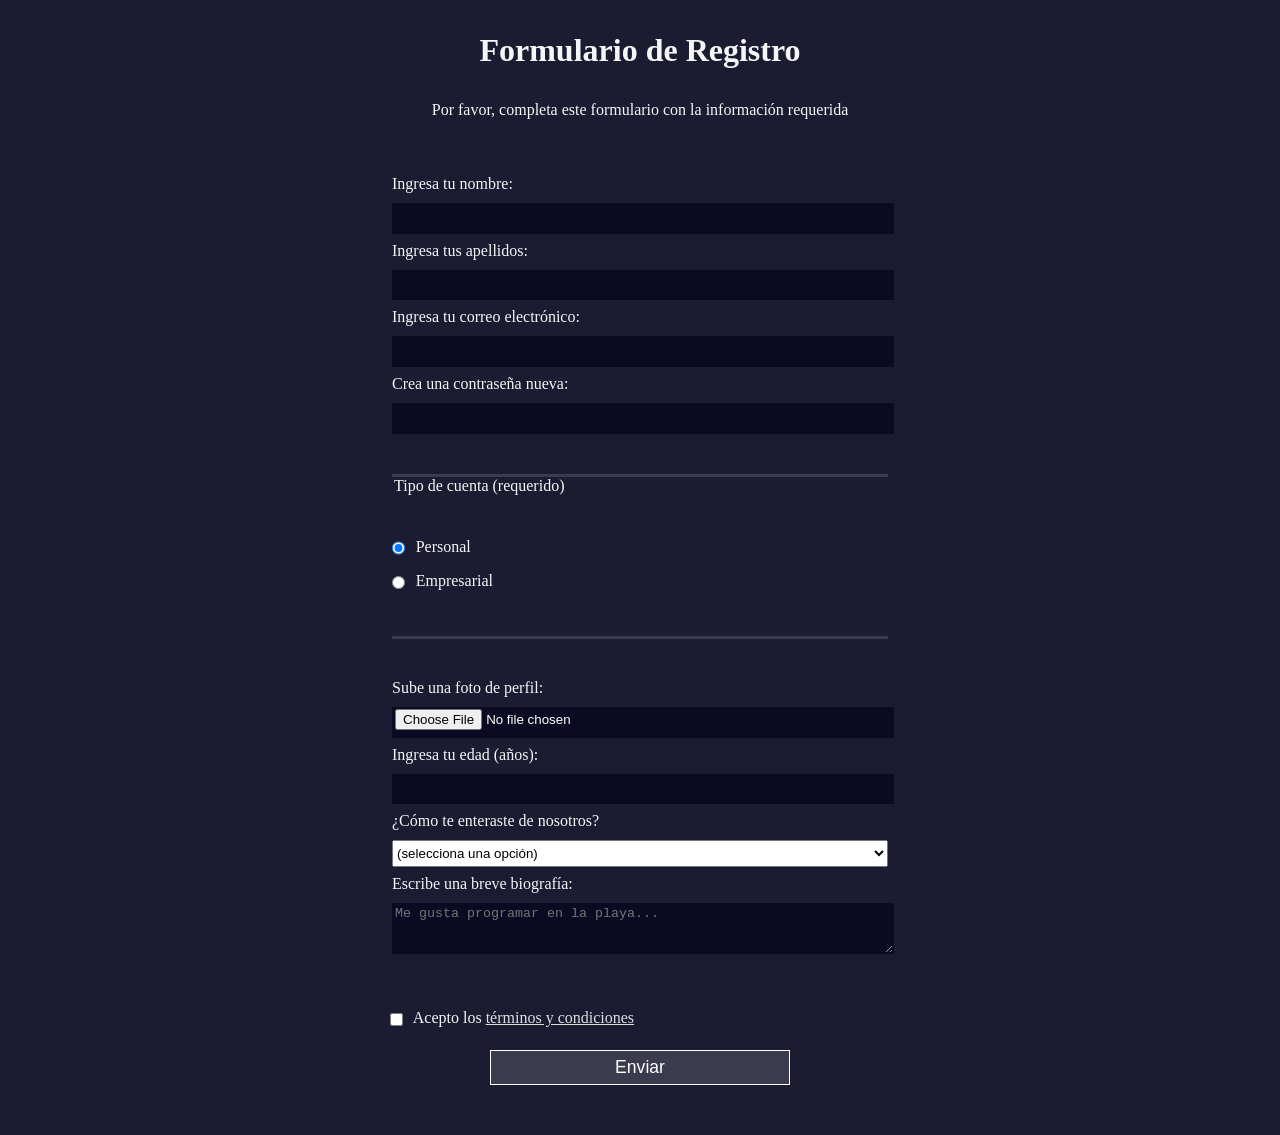
<file: practica-programada-1/primera-parte/index.html>
<!DOCTYPE html>
<html lang="es">
  <head>
    <meta charset="UTF-8">
    <title>Formulario de Registro</title>
    <link rel="stylesheet" href="styles.css" />
  </head>
  <body>
    <h1>Formulario de Registro</h1>
    <p>Por favor, completa este formulario con la información requerida</p>
    <form method="post" action='https://register-demo.freecodecamp.org'>
      <fieldset>
        <label for="first-name">Ingresa tu nombre: <input id="first-name" name="first-name" type="text" required /></label>
        <label for="last-name">Ingresa tus apellidos: <input id="last-name" name="last-name" type="text" required /></label>
        <label for="email">Ingresa tu correo electrónico: <input id="email" name="email" type="email" required /></label>
        <label for="new-password">Crea una contraseña nueva: <input id="new-password" name="new-password" type="password" pattern="[a-z0-5]{8,}" required /></label>
      </fieldset>
      <fieldset>
        <legend>Tipo de cuenta (requerido)</legend>
        <label for="personal-account"><input id="personal-account" type="radio" name="account-type" class="inline" checked /> Personal</label>
        <label for="business-account"><input id="business-account" type="radio" name="account-type" class="inline" /> Empresarial</label>
      </fieldset>
      <fieldset>
        <label for="profile-picture">Sube una foto de perfil: <input id="profile-picture" type="file" name="file" /></label>
        <label for="age">Ingresa tu edad (años): <input id="age" type="number" name="age" min="13" max="120" /></label>
        <label for="referrer">¿Cómo te enteraste de nosotros?
          <select id="referrer" name="referrer">
            <option value="">(selecciona una opción)</option>
            <option value="1">Noticias de freeCodeCamp</option>
            <option value="2">Canal de YouTube de freeCodeCamp</option>
            <option value="3">Foro de freeCodeCamp</option>
            <option value="4">Otro</option>
          </select>
        </label>
        <label for="bio">Escribe una breve biografía:
          <textarea id="bio" name="bio" rows="3" cols="30" placeholder="Me gusta programar en la playa..."></textarea>
        </label>
      </fieldset>
      <label for="terms-and-conditions">
        <input class="inline" id="terms-and-conditions" type="checkbox" required name="terms-and-conditions" /> Acepto los <a href="https://www.freecodecamp.org/news/terms-of-service/">términos y condiciones</a>
      </label>
      <input type="submit" value="Enviar" />
    </form>
  </body>
</html>
</file>
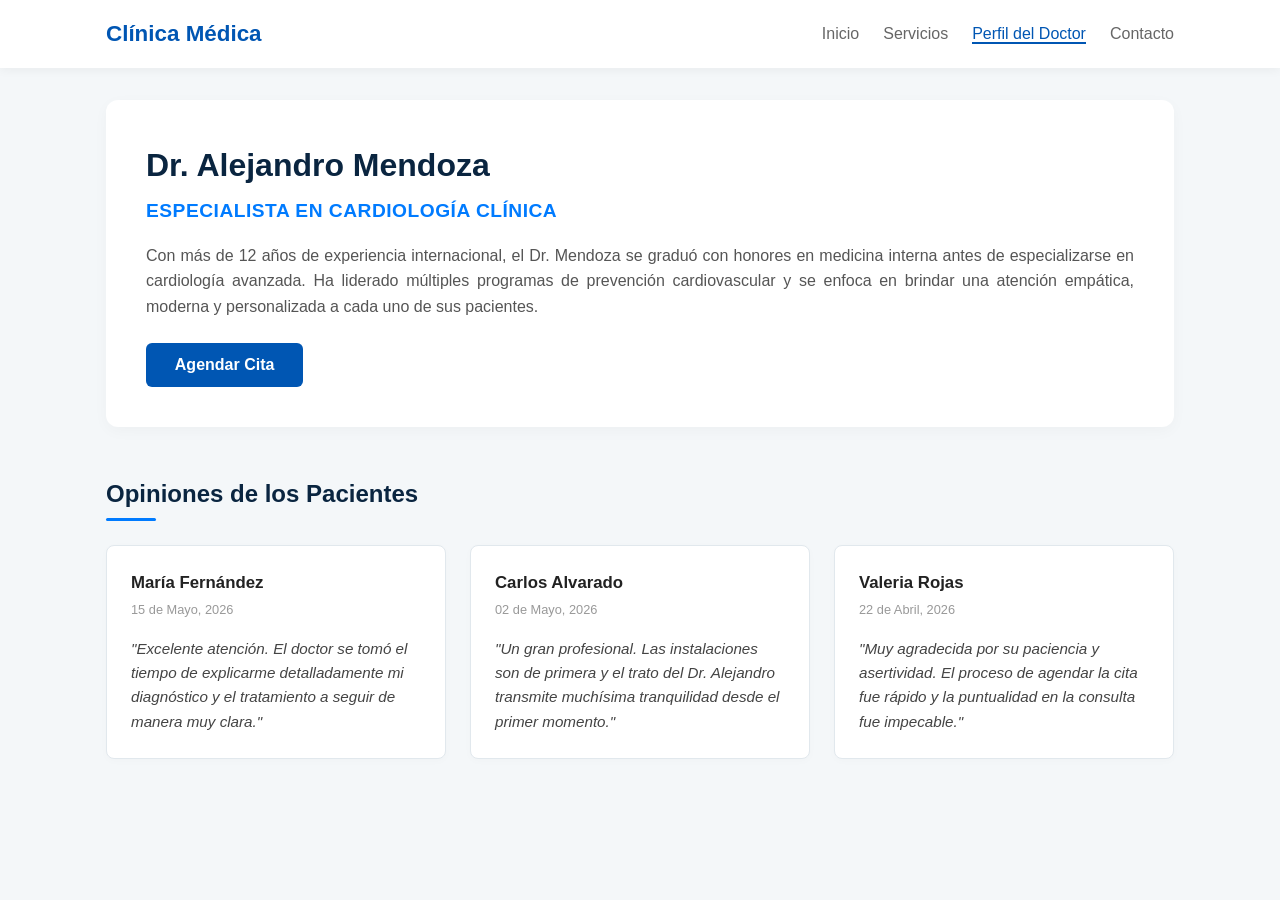
<file: practica-programada-1/segunda-parte/index.html>
<!DOCTYPE html>
<html lang="es">

<head>
  <meta charset="UTF-8">
  <meta name="viewport" content="width=device-width, initial-scale=1.0">
  <title>WebTech Solutions</title>
  <link rel="stylesheet" href="styles.css">
</head>

<body>

  <header class="barra-navegacion">
    <div class="contenedor-nav">
      <div class="logo">Clínica Médica</div>
      <nav>
        <ul class="enlaces-nav">
          <li><a href="#">Inicio</a></li>
          <li><a href="#">Servicios</a></li>
          <li><a href="#" class="activo">Perfil del Doctor</a></li>
          <li><a href="#">Contacto</a></li>
        </ul>
      </nav>
    </div>
  </header>

  <main class="contenido-principal">

    <section class="perfil-doctor">
      <div class="tarjeta-perfil">
        <div class="info-perfil">
          <h1 class="nombre-doc">Dr. Alejandro Mendoza</h1>
          <h2 class="especialidad-doc">Especialista en Cardiología Clínica</h2>
          <p id="descripcion-doc">
            Con más de 12 años de experiencia internacional, el Dr. Mendoza se graduó con honores en medicina interna
            antes de especializarse en cardiología avanzada. Ha liderado múltiples programas de prevención
            cardiovascular y se enfoca en brindar una atención empática, moderna y personalizada a cada uno de sus
            pacientes.
          </p>
          <button class="btn-cita">Agendar Cita</button>
        </div>
      </div>
    </section>

    <section class="seccion-comentarios">
      <h3 class="titulo-seccion">Opiniones de los Pacientes</h3>
      <div class="contenedor-comentarios">

        <article class="tarjeta-paciente">
          <div class="encabezado-tarjeta">
            <h4>María Fernández</h4>
            <span class="fecha-consulta">15 de Mayo, 2026</span>
          </div>
          <p class="comentario-paciente">
            "Excelente atención. El doctor se tomó el tiempo de explicarme detalladamente mi diagnóstico y el
            tratamiento a seguir de manera muy clara."
          </p>
        </article>

        <article class="tarjeta-paciente">
          <div class="encabezado-tarjeta">
            <h4>Carlos Alvarado</h4>
            <span class="fecha-consulta">02 de Mayo, 2026</span>
          </div>
          <p class="comentario-paciente">
            "Un gran profesional. Las instalaciones son de primera y el trato del Dr. Alejandro transmite muchísima
            tranquilidad desde el primer momento."
          </p>
        </article>

        <article class="tarjeta-paciente">
          <div class="encabezado-tarjeta">
            <h4>Valeria Rojas</h4>
            <span class="fecha-consulta">22 de Abril, 2026</span>
          </div>
          <p class="comentario-paciente">
            "Muy agradecida por su paciencia y asertividad. El proceso de agendar la cita fue rápido y la puntualidad en
            la consulta fue impecable."
          </p>
        </article>

      </div>
    </section>

  </main>

</body>

</html>
</file>
<file: practica-programada-1/primera-parte/styles.css>
body {
  width: 100%;
  height: 100vh;
  margin: 0;
  background-color: #1b1b32;
  color: #f5f6f7;
  font-family: Tahoma;
  font-size: 16px;
}

h1, p {
  margin: 1em auto;
  text-align: center;
}

form {
  width: 60vw;
  max-width: 500px;
  min-width: 300px;
  margin: 0 auto;
  padding-bottom: 2em;
}

fieldset {
  border: none;
  padding: 2rem 0;
  border-bottom: 3px solid #3b3b4f;
}

fieldset:last-of-type {
  border-bottom: none;
}

label {
  display: block;
  margin: 0.5rem 0;
}

input,
textarea,
select {
  margin: 10px 0 0 0;
  width: 100%;
  min-height: 2em;
}

input, textarea {
  background-color: #0a0a23;
  border: 1px solid #0a0a23;
  color: #ffffff;
}

.inline {
  width: unset;
  margin: 0 0.5em 0 0;
  vertical-align: middle;
}

input[type="submit"] {
  display: block;
  width: 60%;
  margin: 1em auto;
  height: 2em;
  font-size: 1.1rem;
  background-color: #3b3b4f;
  border-color: white;
  min-width: 300px;
}

input[type="file"] {
  padding: 1px 2px;
}

a {
  color: #dfdfe2;
}
</file>
<file: practica-programada-1/segunda-parte/styles.css>
* {
  margin: 0;
  padding: 0;
  box-sizing: border-box;
}

body {
  font-family: 'Segoe UI', Tahoma, Geneva, Verdana, sans-serif;
  background-color: #f4f7f9;
  color: #333333;
  line-height: 1.6;
}

.contenido-principal {
  max-width: 1100px;
  margin: 0 auto;
  padding: 2rem 1rem;
}

.barra-navegacion {
  background-color: #ffffff;
  box-shadow: 0 2px 10px rgba(0, 0, 0, 0.05);
  position: sticky;
  top: 0;
  z-index: 100;
}

.contenedor-nav {
  display: flex;
  justify-content: space-between;
  align-items: center;
  max-width: 1100px;
  margin: 0 auto;
  padding: 1rem;
}

.logo {
  color: #0056b3;
  font-size: 1.4rem;
  font-weight: bold;
}

.enlaces-nav {
  display: flex;
  list-style: none;
  gap: 1.5rem;
}

.enlaces-nav a {
  text-decoration: none;
  color: #666666;
  font-weight: 500;
  transition: color 0.3s ease;
}

.enlaces-nav a:hover {
  color: #0056b3;
}

.enlaces-nav a.activo {
  color: #0056b3;
  border-bottom: 2px solid #0056b3;
}

.perfil-doctor {
  margin-bottom: 3rem;
}

.tarjeta-perfil {
  display: flex;
  background-color: #ffffff;
  border-radius: 12px;
  padding: 2.5rem;
  box-shadow: 0 4px 15px rgba(0, 0, 0, 0.03);
  gap: 2.5rem;
  align-items: center;
}

.info-perfil {
  flex: 1;
}

.nombre-doc {
  color: #0a2540;
  font-size: 2rem;
  margin-bottom: 0.3rem;
}

.especialidad-doc {
  color: #007bff;
  font-size: 1.2rem;
  font-weight: 600;
  margin-bottom: 1rem;
  text-transform: uppercase;
  letter-spacing: 0.5px;
}

#descripcion-doc {
  color: #555555;
  margin-bottom: 1.5rem;
  text-align: justify;
}

.btn-cita {
  background-color: #0056b3;
  color: #ffffff;
  border: none;
  padding: 0.8rem 1.8rem;
  font-size: 1rem;
  font-weight: 600;
  border-radius: 6px;
  cursor: pointer;
  transition: background-color 0.3s ease, transform 0.2s ease;
}

.btn-cita:hover {
  background-color: #003d80;
  transform: translateY(-2px);
}

.seccion-comentarios {
  margin-top: 2rem;
}

.titulo-seccion {
  color: #0a2540;
  font-size: 1.5rem;
  margin-bottom: 1.5rem;
  position: relative;
  padding-bottom: 0.5rem;
}

.titulo-seccion::after {
  content: '';
  position: absolute;
  left: 0;
  bottom: 0;
  width: 50px;
  height: 3px;
  background-color: #007bff;
  border-radius: 2px;
}

.contenedor-comentarios {
  display: flex;
  gap: 1.5rem;
  justify-content: space-between;
}

.tarjeta-paciente {
  flex: 1;
  background-color: #ffffff;
  border: 1px solid #e1e8ed;
  border-radius: 8px;
  padding: 1.5rem;
  margin-bottom: 1rem;
  box-shadow: 0 2px 8px rgba(0, 0, 0, 0.02);
  display: flex;
  flex-direction: column;
  justify-content: space-between;
}

.encabezado-tarjeta {
  margin-bottom: 1rem;
}

.encabezado-tarjeta h4 {
  color: #222222;
  font-size: 1.05rem;
}

.fecha-consulta {
  font-size: 0.8rem;
  color: #999999;
  display: block;
  margin-top: 0.2rem;
}

.comentario-paciente {
  color: #444444;
  font-style: italic;
  font-size: 0.95rem;
}

@media (max-width: 768px) {
  .contenedor-nav {
    flex-direction: column;
    gap: 1rem;
  }

  .tarjeta-perfil {
    flex-direction: column;
    text-align: center;
    padding: 1.5rem;
  }

  #descripcion-doc {
    text-align: center;
  }

  .contenedor-comentarios {
    flex-direction: column;
  }
}
</file>
